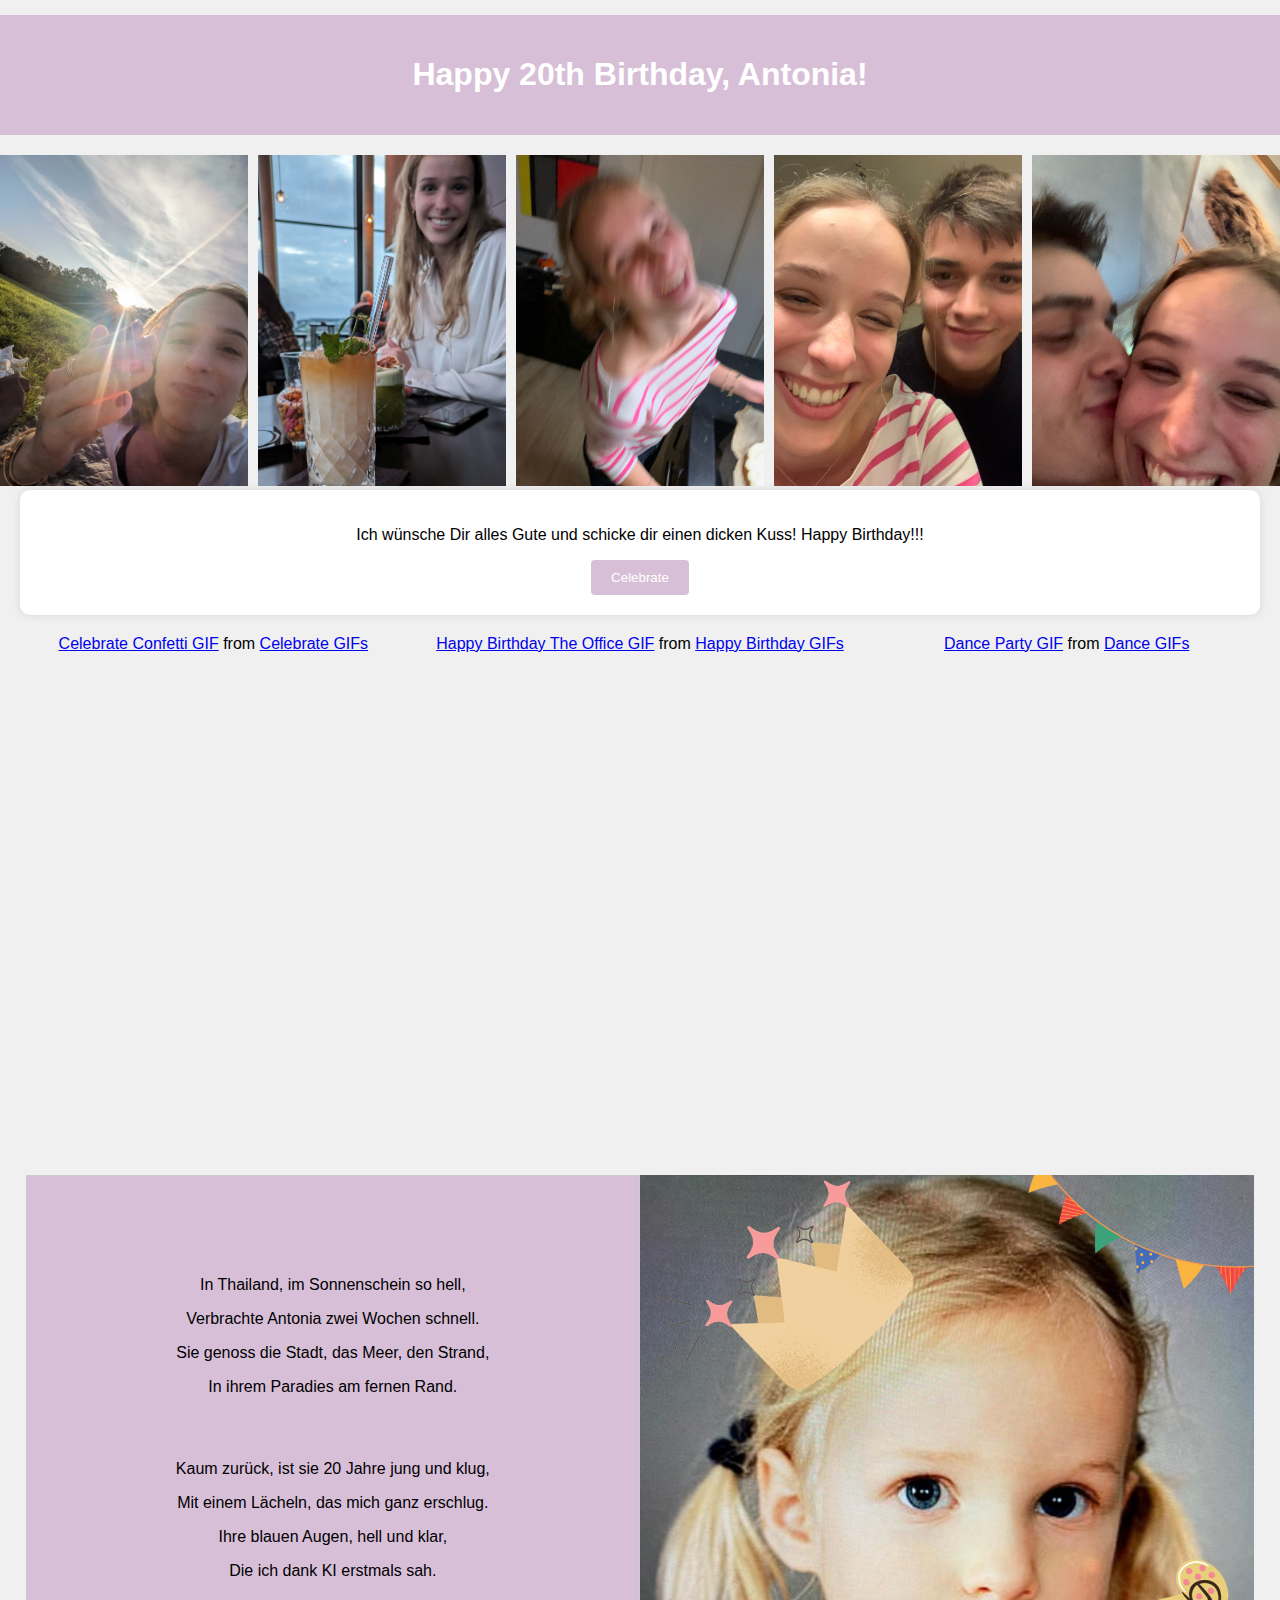
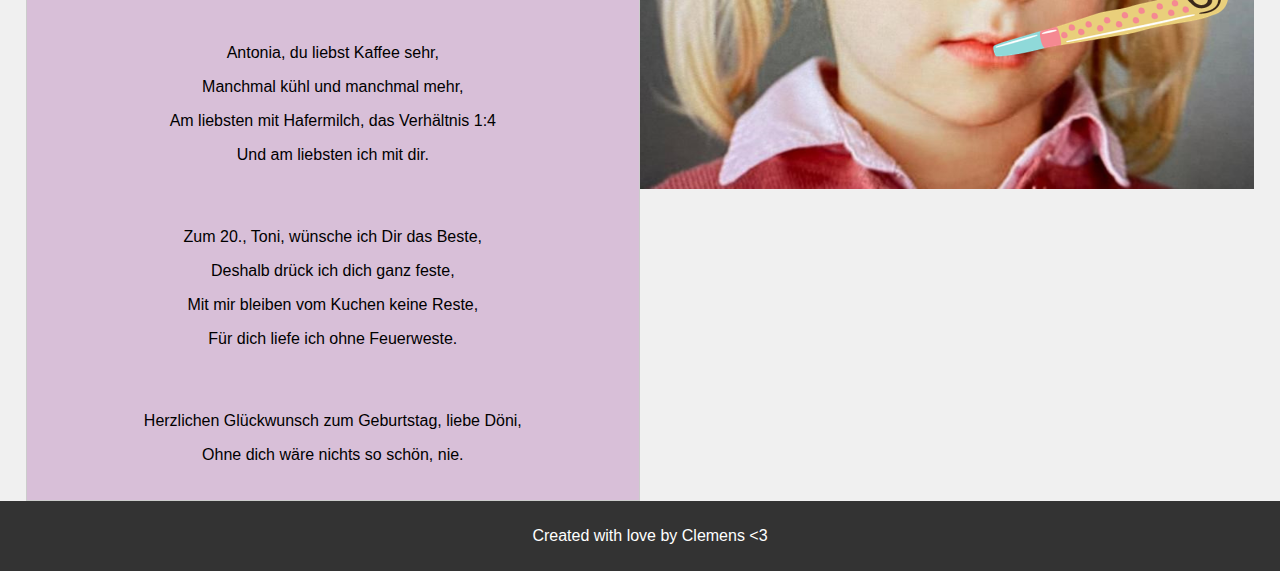
<file: index.html>
<!DOCTYPE html>
<html lang="en">
<head>
    <meta charset="UTF-8">
    <meta name="viewport" content="width=device-width, initial-scale=1.0">
    <title>Birthday Celebration</title>
    <link rel="stylesheet" href="styles/style.css">
</head>
<body>

    <header>
        <h1>Happy 20th Birthday, Antonia!</h1>
    </header>

    <section class="image-section">
          <a href="collage1.html"><img src="images/PXL_20231001_161137550.jpg" alt="Image 1"></a>
          <a href="collage2.html"><img src="images/PXL_20230803_193238918.NIGHT.jpg" alt="Image 2"></a>
          <a href="collage3.html"><img src="images/IMG-20230929-WA0016.jpg" alt="Image 3"></a>
          <a href="collage4.html"><img src="images/IMG-20230929-WA0013.jpg" alt="Image 4"></a>
          <a href="collage5.html"><img src="images/IMG-20230917-WA0000.jpg" alt="Image 5"></a>
    </section>

    <section class="message-section">
        <p>Ich wünsche Dir alles Gute und schicke dir einen dicken Kuss! Happy Birthday!!!</p>
        <button class="button">Celebrate</button>
    </section>
    
    <section class="gif-row">
        <div class="gif-container">
            <!-- New GIF for the first position -->
            <div class="tenor-gif-embed" data-postid="8945007" data-share-method="host" data-aspect-ratio="1.22286" data-width="100%">
                <a href="https://tenor.com/view/celebrate-confetti-gif-8945007">Celebrate Confetti GIF</a>
                from <a href="https://tenor.com/search/celebrate-gifs">Celebrate GIFs</a>
            </div>
        </div>
        <div class="gif-container">
            <div class="tenor-gif-embed" data-postid="25725679" data-share-method="host" data-aspect-ratio="0.753125" data-width="100%">
                <a href="https://tenor.com/view/happy-birthday-the-office-dwight-dwight-schrute-birthday-gif-25725679">Happy Birthday The Office GIF</a>
                from <a href="https://tenor.com/search/happy+birthday-gifs">Happy Birthday GIFs</a>
            </div>
        </div>
        <div class="gif-container">
            <!-- New GIF for the third position -->
            <div class="tenor-gif-embed" data-postid="25999992" data-share-method="host" data-aspect-ratio="1" data-width="100%">
                <a href="https://tenor.com/view/dance-party-lets-gif-25999992">Dance Party GIF</a>
                from <a href="https://tenor.com/search/dance-gifs">Dance GIFs</a>
            </div>
        </div>
    </section>

    <section class="poem-photo-section">
        <div class="poem-container">
            <div class="poem-section"> 
                <p>In Thailand, im Sonnenschein so hell,</p>
				<p>Verbrachte Antonia zwei Wochen schnell.</p>
				<p>Sie genoss die Stadt, das Meer, den Strand,</p>
				<p>In ihrem Paradies am fernen Rand.</p>
            </div>
            <div class="poem-section">
                <p>Kaum zurück, ist sie 20 Jahre jung und klug,</p>
				<p>Mit einem Lächeln, das mich ganz erschlug.</p>
				<p>Ihre blauen Augen, hell und klar,</p>
				<p>Die ich dank KI erstmals sah.</p>
            </div>
			<div class="poem-section">
                <p>Antonia, du liebst Kaffee sehr,</p>
				<p>Manchmal kühl und manchmal mehr,</p>
				<p>Am liebsten mit Hafermilch, das Verhältnis 1:4</p>
				<p>Und am liebsten ich mit dir.</p>
            </div>
			<div class="poem-section">
                <p>Zum 20., Toni, wünsche ich Dir das Beste,</p>
				<p>Deshalb drück ich dich ganz feste,</p>
				<p>Mit mir bleiben vom Kuchen keine Reste,</p>
				<p>Für dich liefe ich ohne Feuerweste.</p>
            </div>
            <div class="poem-section">
                <p>Herzlichen Glückwunsch zum Geburtstag, liebe Döni,</p>
				<p>Ohne dich wäre nichts so schön, nie.</p>
            </div>
       </div>
       <div class="photo-container">
            <img src="images/IMG-20230925-WA0004.jpg" alt="Birthday Girl">
       </div>
    </section>

    <footer>
        <p>Created with love by Clemens <3</p>
    </footer>

    <script type="text/javascript" async src="https://tenor.com/embed.js"></script>
    <script src="scripts/script.js"></script>
</body>
</html>
</file>
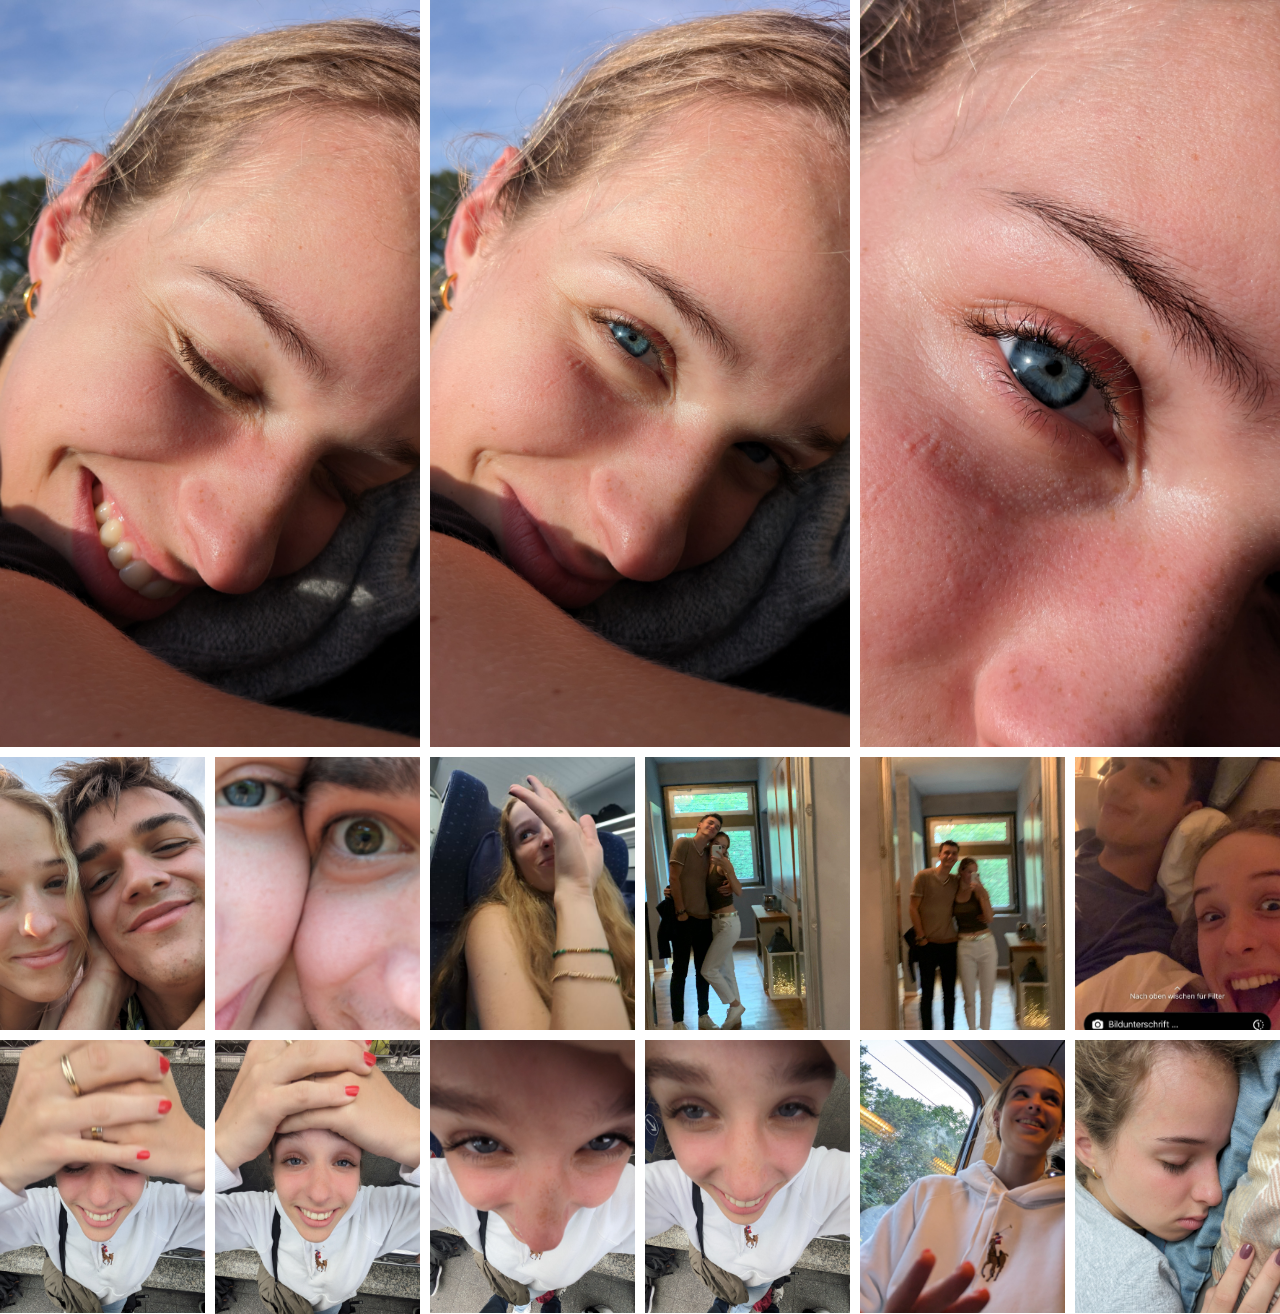
<file: collage1.html>
<!DOCTYPE html> 
<html lang="en">
<head>
    <meta charset="UTF-8">
    <meta name="viewport" content="width=device-width, initial-scale=1.0">
    <title>Photo Collage</title>
    <style>
        body, html {
            margin: 0;
            padding: 0;
            height: 100%;
        }

        .collage {
            display: grid;
            grid-template-columns: repeat(6, 1fr);
            grid-template-rows: repeat(6, 1fr);
            height: 100%;
            gap: 10px;
        }

        .collage img {
            width: 100%;
            object-fit: cover;
        }

        .double-wide {
            grid-column: span 2;
        }

        .double-tall {
            grid-row: span 2;
        }

        .big {
            grid-column: span 2;
            grid-row: span 2;
        }

    </style>
</head>
<body>

<div class="collage">
	<img src="images/PXL_20230903_151035678.jpg" alt="Large Image 1" class="double-wide">
    <img src="images/PXL_20230903_151038549.jpg" alt="Medium Image 1" class="double-wide">
    <img src="images/PXL_20230903_151053512.jpg" alt="Small Image 1" class="double-wide">
    <img src="images/PXL_20231001_161222469.jpg" alt="Small Image 2" >
    <img src="images/PXL_20231001_161239135.jpg" alt="Medium Image 2">
    <img src="images/dc382952ec22e4e2524187f50d66dbb25eb38f341e795a5ad1a8af179b73.jpeg" alt="Large Image 2">
    <img src="images/IMG-20230917-WA0001.jpg" alt="Large Image 3" >
	<img src="images/IMG-20230917-WA0002.jpg" alt="Large Image 4">
	<img src="images/IMG-20231002-WA0011.jpg" alt="Large Image 5">
	<img src="images/PXL_20230827_152236282.jpg" alt="Large Image 6" >
	<img src="images/PXL_20230827_152236956.jpg" alt="Large Image 7" class="double-tall">
	<img src="images/PXL_20230827_152242267.jpg" alt="Large Image 8" >
	<img src="images/PXL_20230827_152243904.jpg" alt="Large Image 9" >
	<img src="images/PXL_20230827_164122738.jpg"alt="Large Image 10">
	<img src="images/PXL_20230903_074557700.jpg" alt="Large Image 11" >
</div>

</body>
</html>
</file>
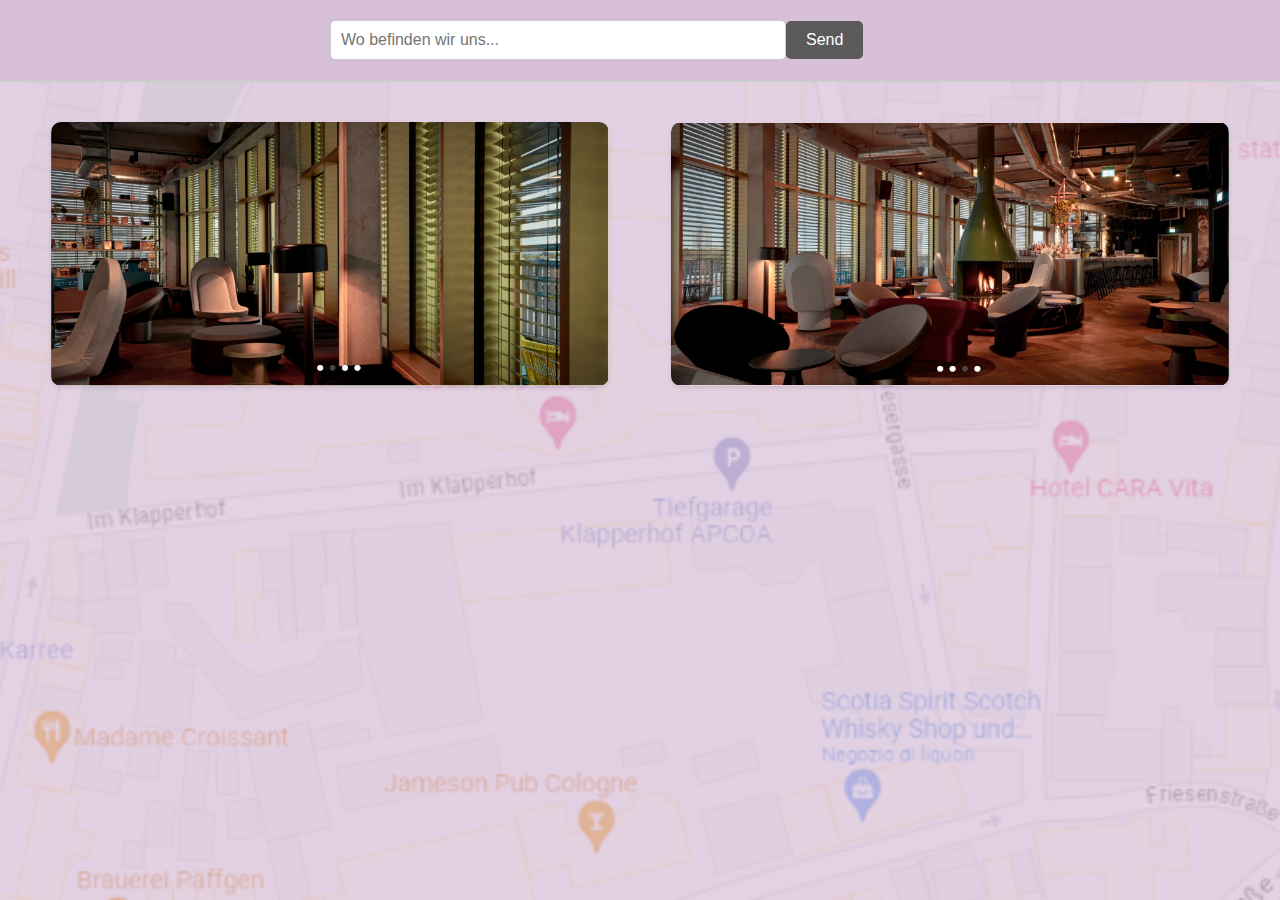
<file: collage2.html>
<!DOCTYPE html> 
<html lang="en">
<head>
<meta charset="UTF-8">
<meta name="viewport" content="width=device-width, initial-scale=1.0">
<title>Collage 2</title>
<style>
    body, html { 
        margin: 0;
        padding: 0;
        height: 100%;
        font-family: 'Arial', sans-serif;
        background-image: linear-gradient(rgba(216, 191, 216, 0.7), rgba(216, 191, 216, 0.7)), url("images/MonkeyBarPosition.png"); /* Add your image path */
        background-size: cover;
        background-attachment: fixed;
        background-position: center;
    }


    header {
        padding: 20px;
        background-color: #D8BFD8;
        display: flex;
        justify-content: center;
        align-items: center;
        margin-bottom: 20px;
        border-bottom: 2px solid #ccc; /* Adding a border */
    }

    .header-content {
        width: 50%;
        display: flex;
        align-items: center;
    }

    .send-button {
        padding: 10px 20px;
        border: none;
        border-radius: 5px;
        background-color: #5A5A5A;
        color: #fff;
        font-size: 16px;
        cursor: pointer;
        transition: background-color 0.3s ease; /* Transition for smooth color change */
    }

    .send-button:hover {
        background-color: #005f5f;
    }

    .input-field {
        width: 70%; /* Adjust width */
        padding: 10px;
        font-size: 16px;
        border-radius: 5px; /* Rounded corners */
        border: 1px solid #ccc; /* Border color */
        outline: none; /* Remove outline */
        transition: border-color 0.3s ease; /* Transition for smooth color change */
    }

    .input-field:focus {
        border-color: #66afe9; /* Border color on focus */
    }

    .image-section {
        display: flex;
        justify-content: space-around; /* Centering images */
        padding: 20px;
    }

    .image-section img {
        object-fit: contain; /* Maintain aspect ratio */
        max-width: 45%; /* Adjust width */
        height: auto; /* Maintain aspect ratio */
        border-radius: 10px; /* Rounded corners */
        box-shadow: 0 2px 4px rgba(0, 0, 0, 0.1); /* Box shadow for depth */
    }

</style>
</head>
<body>

<header>
    <div class="header-content">
        <input type="text" class="input-field" id="inputField" placeholder="Wo befinden wir uns...">
        <button class="send-button" onclick="checkInput()">Send</button>
    </div>
</header>

<div class="image-section">
    <img src="images/MonkeyBar.png" alt="Photo 1">
    <img src="images/MonkeyBar2.png" alt="Photo 2">
</div>

<script>
    function checkInput() {
        var inputField = document.getElementById('inputField');
        var inputValue = inputField.value.toLowerCase();  // Convert input to lowercase for case-insensitive matching

        if (inputValue.includes('monkey')) {
            alert('Unser Date ist am 28.10. um 20Uhr am eingetragenen Ort <3');
        }
    }
</script>

</body>
</html>
</file>
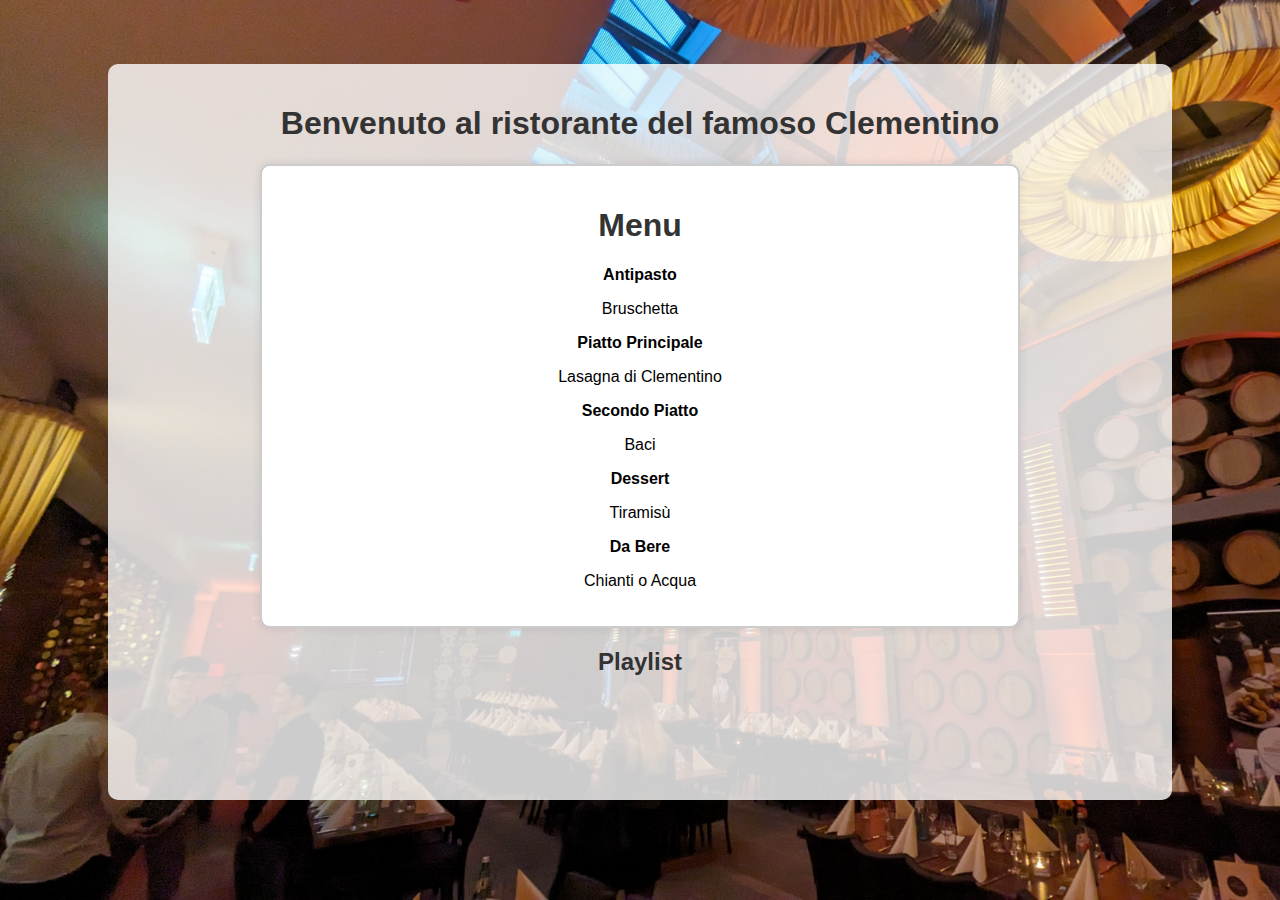
<file: collage3.html>
<!DOCTYPE html> 
<html lang="en">
<head>
<meta charset="UTF-8">
<meta name="viewport" content="width=device-width, initial-scale=1.0">
<title>Virtual Dinner Date</title>
<style>
    body {
        font-family: 'Arial', sans-serif;
        margin: 0;
        padding: 0;
        background-color: #f0f0f0;
        background-image: url('images/PXL_20230921_164621105.jpg'); 
        background-size: cover;
        background-attachment: fixed;
    }

    .container {
        padding: 20px;
        text-align: center;
        background-color: rgba(255, 255, 255, 0.8); /* Semi-transparent background */
        margin: auto;
        width: 80%;
        border-radius: 10px;
        margin-top: 5%;
    }

    .menu {
        background-color: #fff;
        margin: auto;
        padding: 20px;
        width: 70%;
        border: 2px solid #ccc;
        border-radius: 10px;
        margin-top: 20px;
        box-shadow: 0 0 10px rgba(0, 0, 0, 0.1); /* Subtle shadow for depth */
    }

    .playlist {
        margin-top: 20px;
    }

    .playlist iframe {
        width: 100%;
        height: 80px;
        border: none;
    }

    h1, h2 {
        color: #333;
    }

</style>
</head>
<body>

<div class="container">
    <h1>Benvenuto al ristorante del famoso Clementino</h1>
    <div class="menu">
        <h1>Menu</h1>
        <b>Antipasto</b>
		<p>Bruschetta</p>
		<b>Piatto Principale</b>
        <p>Lasagna di Clementino </p>
		<b>Secondo Piatto</b>
		<p>Baci</p>
		<b>Dessert</b>
        <p>Tiramisù</p>
		<b>Da Bere</b>
        <p>Chianti o Acqua</p>
    </div>
    <div class="playlist">
        <h2>Playlist</h2>
        <!-- Embed a Spotify playlist (replace with your own playlist) -->
        <iframe src="https://open.spotify.com/embed/playlist/37i9dQZF1DX4xuWVBs4FgJ?utm_source=generator" frameborder="0" allowtransparency="true" allow="encrypted-media"></iframe>
    </div>
</div>

</body>
</html>
</file>
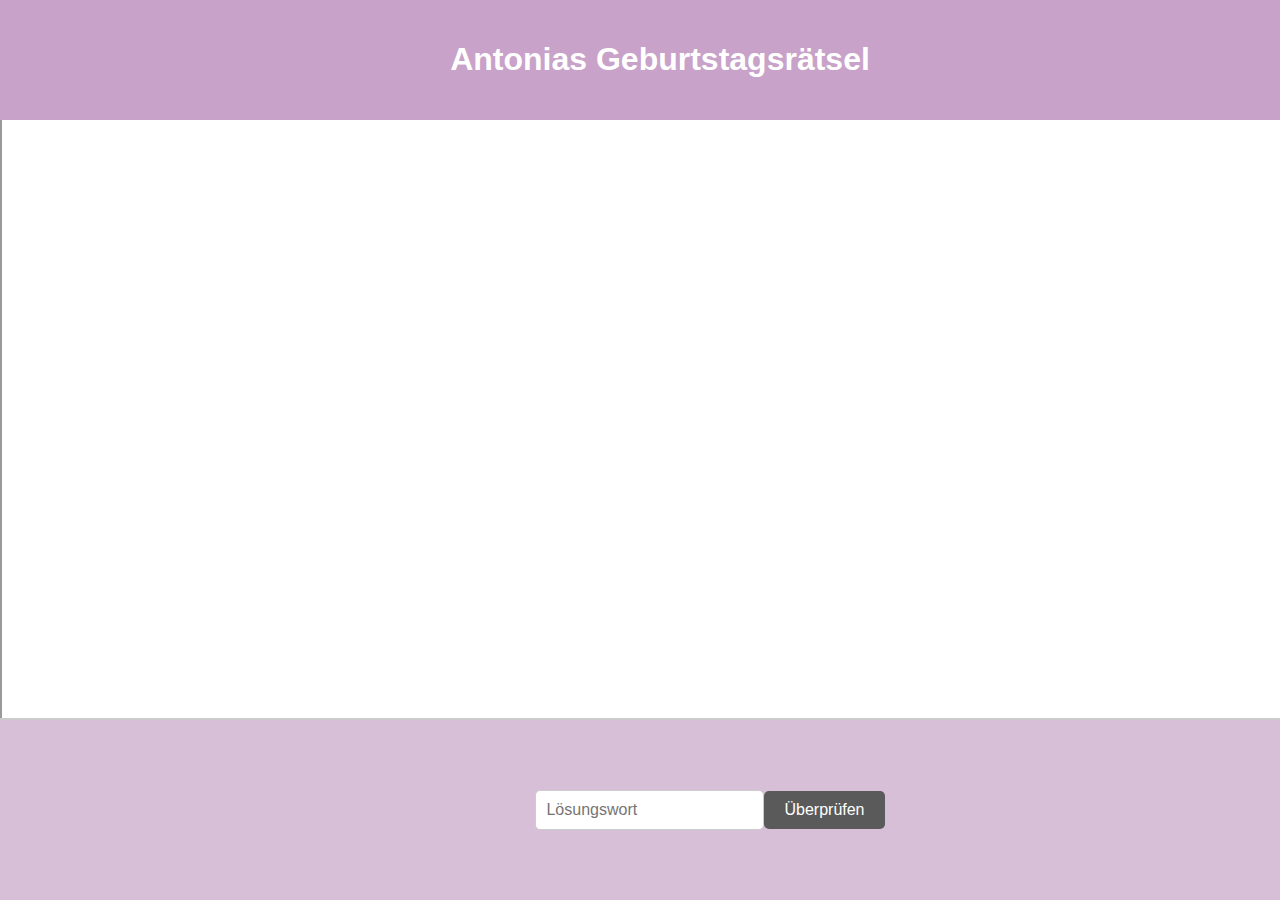
<file: collage4.html>
<!DOCTYPE html>
<html>
<head>
    <title>Meine Webseite</title>
    <style>
        body {
            font-family: Arial, sans-serif;
            margin: 0;
            padding: 0;
            overflow: hidden; /* Verhindert das Scrollen des gesamten Seiteninhalts */
        }
        header {
            background-color: #C8A2C8; /* Fliederfarbener Header */
            color: #ffffff; /* Textfarbe für den Header */
            padding: 20px;
            text-align: center;
            position: absolute;
            width: 100%;
            z-index: 2; /* Höherer Wert, um den Header über dem iframe zu positionieren */
        }
        iframe {
            width: 100%;
            height: 100vh;
            position: fixed; /* Fixiert das iframe auf der Seite */
            z-index: 1; /* Niedrigerer Wert, um den iframe unter dem Header zu positionieren */
        }
        
        .banner {
            position: absolute;
            bottom: 0;
            width: 100%;
            background-color: #D8BFD8;
            display: flex;
            justify-content: center;
            align-items: center;
            padding: 70px;
            border-top: 2px solid #ccc;
			z-index: 2;
        }
        .input-field {
            padding: 10px;
            font-size: 16px;
            border-radius: 5px;
            border: 1px solid #ccc;
            outline: none;
            transition: border-color 0.3s ease;
        }
        .input-field:focus {
            border-color: #66afe9;
        }
        .check-button {
            padding: 10px 20px;
            border: none;
            border-radius: 5px;
            background-color: #5A5A5A;
            color: #fff;
            font-size: 16px;
            cursor: pointer;
            transition: background-color 0.3s ease;
        }
        .check-button:hover {
            background-color: #005f5f;
        }
    </style>
</head>
<body>
    <header>
        <h1>Antonias Geburtstagsrätsel</h1>
    </header>

    <iframe src="https://www.xwords-generator.de/de/solve/ha8r2"></iframe>

    <!-- Banner für Glückwunsch-Überprüfung -->
    <div class="banner">
        <input class="input-field" id="textInput" type="text" placeholder="Lösungswort">
        <button class="check-button" onclick="checkForGlueckwunsch()">Überprüfen</button>
    </div>

    <script>
        function checkForGlueckwunsch() {
            var inputText = document.getElementById("textInput").value.toLowerCase();
            if (inputText.includes("glueckwunsch")) {
                alert("Herzlichen Glückwunsch! Der Pin ist: ICH");
            }
        }
    </script>
</body>
</html>
</file>
<file: styles/style.css>
body {
    font-family: 'Arial', sans-serif;
    background-color: #f0f0f0;
    margin: 0;
    padding: 0;
    text-align: center;
}

header {
    background-color: #D8BFD8;
    background-size: cover;
    color: white;
    padding: 20px;
	margin-bottom: 20px;
	margin-top: 15px;
}


.image-section {
   display: grid;
   grid-template-columns: repeat(5, 1fr);
   gap: 10px;
}

.image-section img {
    width: 100%;
    height: auto;
}

.message-section {
    background-color: #fff;
    padding: 20px;
    border-radius: 10px;
    margin: 0 20px;
    box-shadow: 0 0 10px rgba(0,0,0,0.1);
}

.button {
    padding: 10px 20px;
    border: none;
    border-radius: 4px;
    background-color: #D8BFD8;
    color: white;
    cursor: pointer;
}

.poem-photo-section {
    display: flex;
    justify-content: center;
}

.wrapper {
    display: flex;
    width: 100%;
    box-sizing: border-box;
    justify-content: space-between;
}

.poem-container,
.photo-container {
    box-sizing: border-box;
    width: 48%;
}

.poem-container {
    background-color: #D8BFD8;
    padding: 20px;
    border: 1px solid #ccc;
}

.poem-section {
    margin-bottom: 4em;
}

.poem-section:first-child {
	margin-top: 5em;
}

.poem-section:last-child {
    margin-bottom: 0;
}

.photo-container {
    overflow: hidden;
}

.photo-container img {
    width: 100%;
    height: auto;
    display: block;
}

.gif-row {
    display: flex;
    justify-content: center;
    align-items: stretch;  /* Ensure each container stretches to the same height */
    min-height: 520px;
	padding-bottom: 20px;
	padding-top: 20px;
}

.gif-container {
    flex: 1;
    margin: 0 5px;  /* Optional: add some spacing between gifs */
    overflow: hidden;  /* Hide anything outside the container */
	position: relative;  /* Relative positioning for the inner GIFs */
    height: 520px;  /* Set a fixed height for the container */
}

.custom-gif {
	width: 100%; 
    height: 100%; 
    object-fit: cover;
    position: absolute;  /* Absolute positioning for the GIF */
    top: 0;
    left: 0;
}

footer {
    background-color: #333;
    color: white;
    padding: 10px;
    width: 100%;
    bottom: 0;
}
</file>
